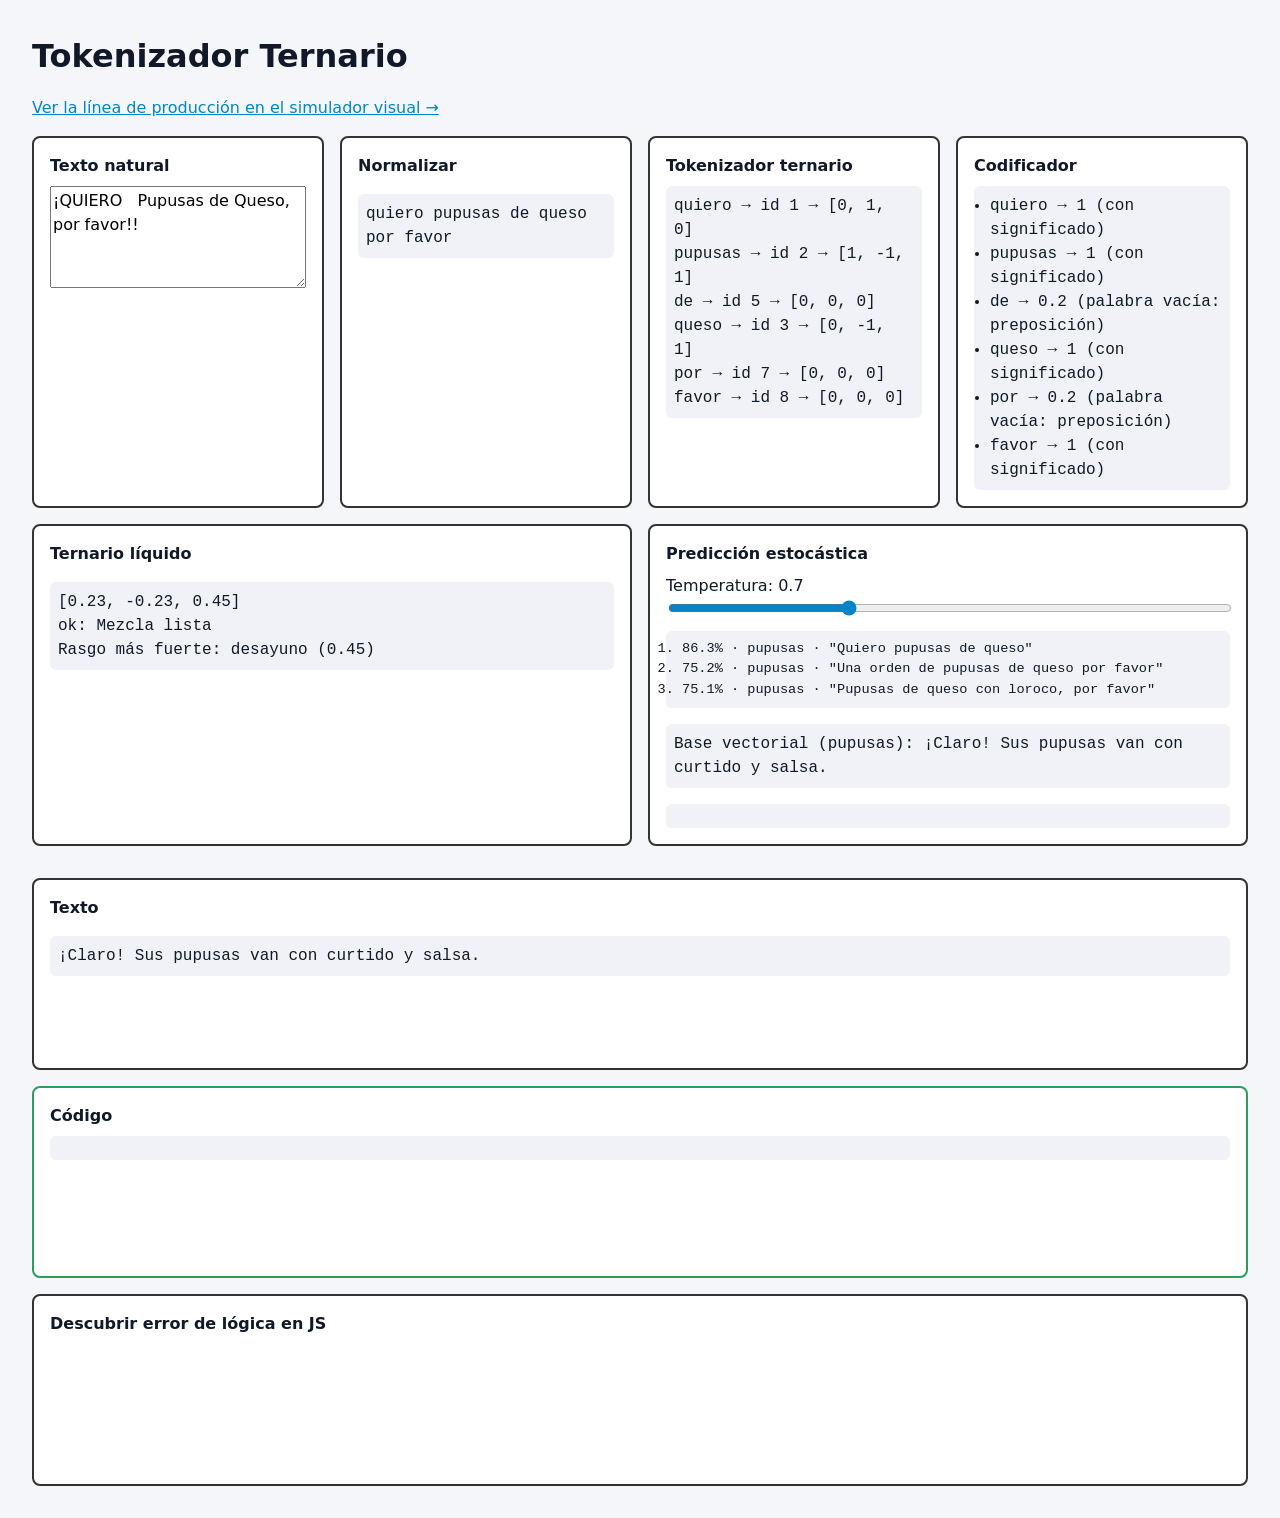
<file: index.html>
<!DOCTYPE html>
<html lang="es">
<head>
  <meta charset="UTF-8">
  <meta name="viewport" content="width=device-width, initial-scale=1.0">
  <title>Tokenizador Ternario</title>
  <link rel="stylesheet" href="css/estilos.css">
</head>
<body class="board-page" data-theme="light">
  <h1 class="board-page__title">Tokenizador Ternario</h1>
  <p><a class="board-page__link" href="simulador.html">Ver la línea de producción en el simulador visual →</a></p>

  <main class="pipeline">
    <div class="pipeline__station" id="texto-natural">
      <h2 class="pipeline__title">Texto natural</h2>
      <textarea class="pipeline__input" id="entrada" rows="4" placeholder="Escribe una frase...">¡QUIERO   Pupusas de Queso, por favor!!</textarea>
    </div>
    <div class="pipeline__station" id="normalizar">
      <h2 class="pipeline__title">Normalizar</h2>
      <p class="output"></p>
    </div>
    <div class="pipeline__station" id="tokenizador">
      <h2 class="pipeline__title">Tokenizador ternario</h2>
      <ul class="output output--list output--plain"></ul>
    </div>
    <div class="pipeline__station" id="codificador">
      <h2 class="pipeline__title">Codificador</h2>
      <ul class="output output--list"></ul>
    </div>
    <div class="pipeline__station" id="ternario-liquido">
      <h2 class="pipeline__title">Ternario líquido</h2>
      <p class="output"></p>
    </div>
    <div class="pipeline__station" id="prediccion">
      <h2 class="pipeline__title">Predicción estocástica</h2>
      <label class="pipeline__control">Temperatura: <output id="valor-temperatura">0.7</output>
        <input class="pipeline__input" id="temperatura" type="range" min="0.1" max="2" step="0.1" value="0.7">
      </label>
      <ol class="output output--list output--search"></ol>
      <p class="output output--generated"></p>
      <ol class="output output--list output--steps"></ol>
    </div>
  </main>

  <section class="result-panels">
    <div class="result-panels__panel" id="salida-texto"><h2 class="result-panels__title">Texto</h2><p class="output"></p></div>
    <div class="result-panels__panel result-panels__panel--code" id="salida-codigo"><h2 class="result-panels__title">Código</h2><pre class="output output--code"><code class="output__code"></code></pre></div>
    <div class="result-panels__panel" id="errores-js"><h2 class="result-panels__title">Descubrir error de lógica en JS</h2></div>
  </section>

  <script type="module" src="js/main.js"></script>
</body>
</html>
</file>
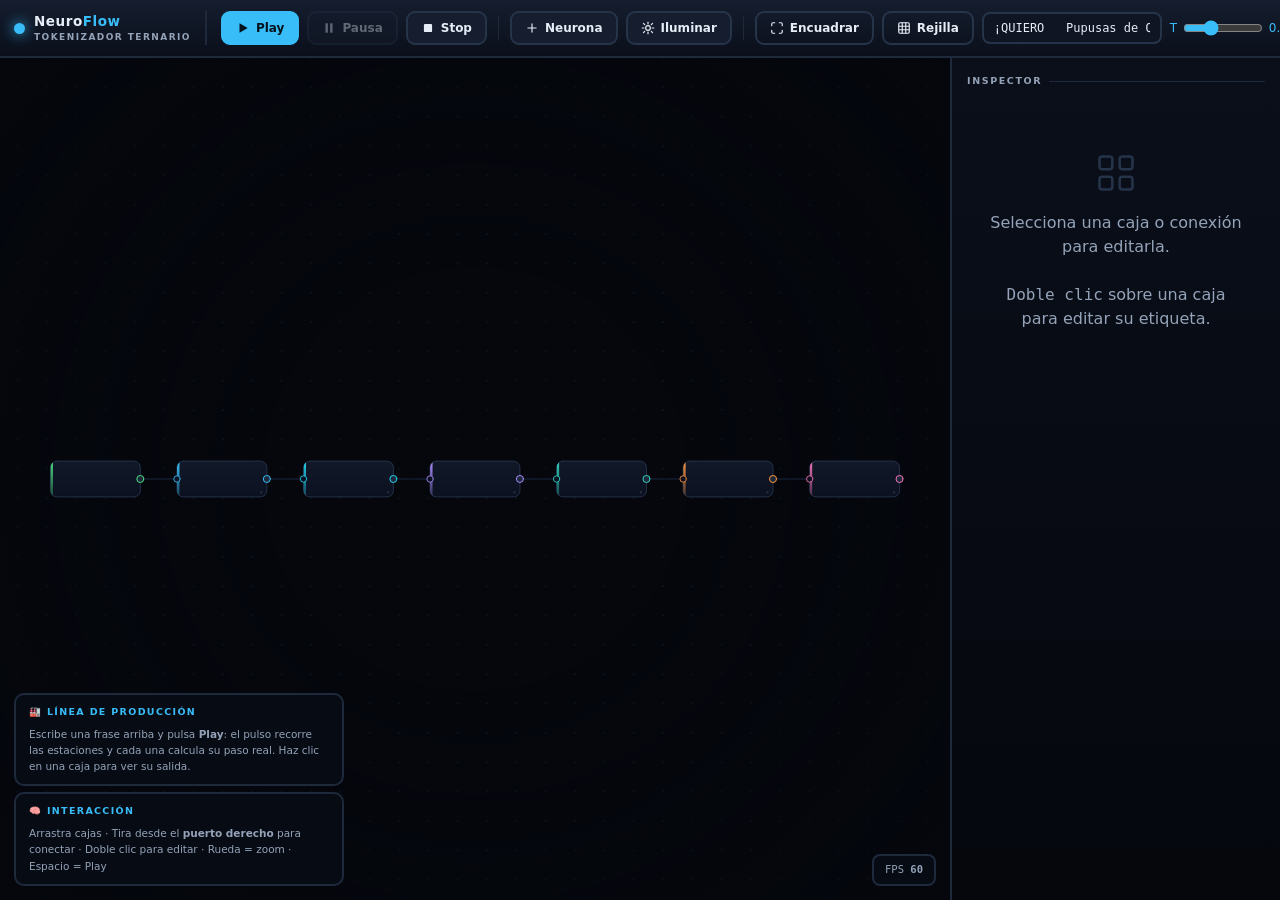
<file: simulador.html>
<!DOCTYPE html>
<html lang="es">
<head>
<meta charset="UTF-8" />
<meta name="viewport" content="width=device-width, initial-scale=1.0" />
<title>Simulador · Tokenizador Ternario</title>
<link rel="stylesheet" href="css/estilos.css" />
<link rel="stylesheet" href="css/simulador.css" />
</head>
<body class="simulator" data-theme="dark">
<div class="simulator__layout" id="app">
  <header class="simulator__toolbar">
    <div class="brand">
      <div class="brand__dot"></div>
      <div><h1 class="brand__title">Neuro<span class="brand__accent">Flow</span></h1><small class="brand__subtitle">Tokenizador ternario</small></div>
    </div>
    <button class="control-button control-button--primary" id="btn-play" title="Ejecutar simulación (Espacio)"><svg viewBox="0 0 24 24"><polygon points="6,4 20,12 6,20" fill="currentColor" stroke="none"/></svg>Play</button>
    <button class="control-button" id="btn-pause" title="Pausar" disabled><svg viewBox="0 0 24 24"><rect x="6" y="4" width="4" height="16" fill="currentColor" stroke="none"/><rect x="14" y="4" width="4" height="16" fill="currentColor" stroke="none"/></svg>Pausa</button>
    <button class="control-button" id="btn-stop" title="Detener"><svg viewBox="0 0 24 24"><rect x="5" y="5" width="14" height="14" rx="2" fill="currentColor" stroke="none"/></svg>Stop</button>
    <div class="simulator__separator"></div>
    <button class="control-button" id="btn-add" title="Añadir neurona"><svg viewBox="0 0 24 24"><line x1="12" y1="5" x2="12" y2="19"/><line x1="5" y1="12" x2="19" y2="12"/></svg>Neurona</button>
    <button class="control-button" id="btn-illuminate" title="Iluminar todas las cajas conectadas"><svg viewBox="0 0 24 24"><path d="M12 2v3M12 19v3M4.2 4.2l2.1 2.1M17.7 17.7l2.1 2.1M2 12h3M19 12h3M4.2 19.8l2.1-2.1M17.7 6.3l2.1-2.1"/><circle cx="12" cy="12" r="4"/></svg>Iluminar</button>
    <div class="simulator__separator"></div>
    <button class="control-button control-button--ghost" id="btn-fit" title="Encuadrar todo"><svg viewBox="0 0 24 24"><path d="M3 8V5a2 2 0 0 1 2-2h3M16 3h3a2 2 0 0 1 2 2v3M21 16v3a2 2 0 0 1-2 2h-3M8 21H5a2 2 0 0 1-2-2v-3"/></svg>Encuadrar</button>
    <button class="control-button control-button--ghost" id="btn-grid" title="Alternar rejilla"><svg viewBox="0 0 24 24"><rect x="3" y="3" width="18" height="18" rx="2"/><path d="M3 9h18M3 15h18M9 3v18M15 3v18"/></svg>Rejilla</button>
    <input class="simulator__input" id="entrada-sim" type="text" value="¡QUIERO   Pupusas de Queso y de frijol!" title="Texto de entrada" />
    <label class="simulator__link" title="Temperatura de la predicción">T <input id="temp-sim" type="range" min="0.1" max="2" step="0.1" value="0.7" /> <output id="temp-sim-valor">0.7</output></label>
    <a class="simulator__link" href="index.html">← Tablero</a>
    <div class="simulator__spacer"></div>
    <div class="stats__chip"><span class="stats__led" id="led-sim"></span>SIM <b id="stat-state">IDLE</b></div><div class="stats__chip">N <b id="stat-nodes">0</b></div><div class="stats__chip">E <b id="stat-edges">0</b></div><div class="stats__chip">⚡ <b id="stat-pulses">0</b></div>
  </header>
  <main class="simulator__stage">
    <canvas class="simulator__canvas" id="stage"></canvas>
    <div class="hud"><div class="hud__card"><h4 class="hud__title">🏭 Línea de producción</h4>Escribe una frase arriba y pulsa <b>Play</b>: el pulso recorre las estaciones y cada una calcula su paso real. Haz clic en una caja para ver su salida.</div><div class="hud__card"><h4 class="hud__title">🧠 Interacción</h4>Arrastra cajas · Tira desde el <b>puerto derecho</b> para conectar · Doble clic para editar · Rueda = zoom · Espacio = Play</div></div>
    <div class="simulator__fps">FPS <b id="stat-fps">60</b></div>
  </main>
  <aside class="inspector" id="inspector"></aside>
</div>
<div class="toast-stack" id="toasts"></div>
<script type="module" src="js/simulador.js"></script>
</body>
</html>
</file>
<file: css/estilos.css>
/* Tokens compartidos, reset y bloques del tablero claro. */

:root {
  --gray-0: #fff;
  --gray-50: #f5f6fa;
  --gray-100: #f0f2f7;
  --gray-700: #333;
  --gray-900: #111827;
  --blue-500: #38bdf8;
  --blue-700: #0284c7;
  --green-500: #2e9d5b;
  --red-500: #f87171;
  --color-bg: var(--gray-50);
  --color-surface: var(--gray-0);
  --color-surface-muted: var(--gray-100);
  --color-text: var(--gray-900);
  --color-text-muted: #64748b;
  --color-primary: var(--blue-700);
  --color-border: var(--gray-700);
  --color-success: var(--green-500);
  --color-danger: var(--red-500);
  --font-family-base: system-ui, sans-serif;
  --font-family-mono: ui-monospace, monospace;
  --font-size-sm: 0.85rem;
  --font-size-md: 1rem;
  --font-size-lg: 1.25rem;
  --font-weight-regular: 400;
  --font-weight-bold: 700;
  --line-height-base: 1.5;
  --space-xs: 0.5rem;
  --space-sm: 1rem;
  --space-md: 2rem;
  --space-lg: 3rem;
  --border-width: 2px;
  --border: var(--border-width) solid var(--color-border);
  --radius-sm: 0.375rem;
  --radius-md: 0.5rem;
  --shadow-focus: 0 0 0 0.2rem rgb(56 189 248 / 35%);
  --transition-fast: 150ms;
  --ease-standard: ease;
}

[data-theme="dark"] {
  --color-bg: #05070d;
  --color-surface: #0a0f1a;
  --color-surface-muted: #0f1523;
  --color-text: #e6edf7;
  --color-text-muted: #94a3b8;
  --color-primary: var(--blue-500);
  --color-border: #1e293b;
  --color-panel: #0a0f1a;
  --color-panel-raised: #151d2e;
  --color-border-strong: #26344a;
  --color-accent: #38bdf8;
  --color-accent-alt: #22d3ee;
  --color-success-bright: #4ade80;
  --color-warning: #fbbf24;
  --color-danger-soft: #fca5a5;
  --shadow-panel: 0 1.8rem 5rem -1.2rem rgb(0 0 0 / 85%);
  --color-on-accent: #04121e;
  --color-overlay: rgb(8 13 22 / 82%);
  --color-overlay-strong: rgb(10 15 26 / 95%);
  --color-danger-bg: rgb(239 68 68 / 9%);
  --color-danger-border: rgb(239 68 68 / 32%);
  --color-danger-hover: rgb(239 68 68 / 20%);
  --color-stats-bg: rgb(15 21 35 / 80%);
}

@media (prefers-color-scheme: dark) {
  :root {
    --color-bg: #05070d;
    --color-surface: #0a0f1a;
    --color-surface-muted: #0f1523;
    --color-text: #e6edf7;
    --color-text-muted: #94a3b8;
    --color-primary: var(--blue-500);
    --color-border: #1e293b;
  }
}

*,
*::before,
*::after {
  box-sizing: border-box;
}

html,
body {
  min-height: 100%;
  margin: 0;
}

body {
  background: var(--color-bg);
  color: var(--color-text);
  font-family: var(--font-family-base);
  line-height: var(--line-height-base);
}

button,
input,
select,
textarea {
  font: inherit;
}

button,
a,
input,
select,
textarea {
  accent-color: var(--color-primary);
}

:where(button, a, input, select, textarea):focus-visible {
  outline: 0.2rem solid var(--color-primary);
  outline-offset: 0.2rem;
  box-shadow: var(--shadow-focus);
}

img,
svg,
video {
  display: block;
  max-width: 100%;
}

.board-page {
  padding: var(--space-md);
}

.board-page__title {
  margin-block: 0 var(--space-xs);
}

.board-page__link {
  color: var(--color-primary);
}

.pipeline {
  display: flex;
  flex-wrap: wrap;
  gap: var(--space-sm);
}

.pipeline__station,
.result-panels__panel {
  flex: 1 1 15rem;
  min-height: 12rem;
  padding: var(--space-sm);
  background: var(--color-surface);
  border: var(--border);
  border-radius: var(--radius-md);
}

.pipeline__title,
.result-panels__title {
  margin: 0 0 var(--space-xs);
  font-size: var(--font-size-md);
}

.pipeline__control {
  display: block;
  margin-block-end: var(--space-xs);
}

.pipeline__input {
  width: 100%;
}

.output {
  min-height: 1.5rem;
  padding: var(--space-xs);
  overflow-wrap: anywhere;
  background: var(--color-surface-muted);
  border-radius: var(--radius-sm);
  font-family: var(--font-family-mono);
}

.output--list {
  margin: 0;
  padding-inline-start: var(--space-sm);
}

.output--plain {
  padding-inline-start: var(--space-xs);
  list-style: none;
}

.output--search,
.output--steps {
  margin-block-start: var(--space-xs);
  font-size: var(--font-size-sm);
}

.output--search {
  margin-block-end: var(--space-xs);
}

.output--code {
  margin: 0;
  white-space: pre-wrap;
}

.result-panels {
  display: grid;
  gap: var(--space-sm);
  margin-block-start: var(--space-md);
}

.result-panels__panel--code {
  border-color: var(--color-success);
}

.sr-only {
  position: absolute;
  width: 0.1rem;
  height: 0.1rem;
  padding: 0;
  overflow: hidden;
  clip: rect(0, 0, 0, 0);
  white-space: nowrap;
  border: 0;
}

@media (prefers-reduced-motion: reduce) {
  *,
  *::before,
  *::after {
    scroll-behavior: auto;
    transition-duration: 0.01ms;
    animation-duration: 0.01ms;
    animation-iteration-count: 1;
  }
}
</file>
<file: css/simulador.css>
/* Bloques del simulador visual; los tokens viven en estilos.css. */

/* Base de 10 px solo en esta página: los rem de este archivo equivalen a px / 10. */
html {
  font-size: 62.5%;
}

.simulator {
  overflow: hidden;
  font-size: 1.6rem;
}

.simulator__toolbar {
  position: relative;
  z-index: 20;
  display: flex;
  grid-column: 1 / -1;
  align-items: center;
  gap: 0.8rem;
  overflow-x: auto;
  padding-inline: 1.4rem;
  background: linear-gradient(180deg, var(--color-panel-raised), var(--color-panel));
  border-block-end: var(--border-width) solid var(--color-border);
  scrollbar-width: none;
}

.simulator__toolbar::-webkit-scrollbar {
  display: none;
}

.brand {
  display: flex;
  flex-shrink: 0;
  align-items: center;
  gap: 0.9rem;
  margin-inline-end: 0.6rem;
  padding-inline-end: 1.4rem;
  border-inline-end: var(--border-width) solid var(--color-border);
}

.brand__dot {
  width: 1.1rem;
  height: 1.1rem;
  border-radius: 50%;
  background: var(--color-accent);
  box-shadow: 0 0 1.4rem var(--color-accent);
  animation: brand-pulse 2.6s ease-in-out infinite;
}

.brand__title {
  margin: 0;
  font-size: 1.35rem;
  font-weight: var(--font-weight-bold);
  letter-spacing: 0.04em;
  white-space: nowrap;
}

.brand__accent {
  color: var(--color-accent);
}

.brand__subtitle {
  display: block;
  color: var(--color-text-muted);
  font-size: 0.9rem;
  font-weight: 600;
  letter-spacing: 0.16em;
  text-transform: uppercase;
}

.control-button {
  display: inline-flex;
  flex-shrink: 0;
  align-items: center;
  gap: 0.6rem;
  min-height: 3.4rem;
  padding-inline: 1.3rem;
  color: var(--color-text);
  background: var(--color-panel-raised);
  border: var(--border-width) solid var(--color-border-strong);
  border-radius: 0.9rem;
  font-size: 1.2rem;
  font-weight: 600;
  cursor: pointer;
  transition: background-color var(--transition-fast) var(--ease-standard), border-color var(--transition-fast) var(--ease-standard), transform var(--transition-fast) var(--ease-standard);
  white-space: nowrap;
}

.control-button:hover {
  background: var(--color-panel);
  border-color: var(--color-accent);
}

.control-button:active {
  transform: translateY(0.1rem);
}

.control-button:disabled {
  opacity: 0.38;
  cursor: not-allowed;
  transform: none;
}

.control-button svg {
  width: 1.4rem;
  height: 1.4rem;
  fill: none;
  stroke: currentColor;
  stroke-width: 2;
  stroke-linecap: round;
  stroke-linejoin: round;
}

.control-button--primary {
  color: var(--color-on-accent);
  background: var(--color-accent);
  border-color: var(--color-accent);
}

.control-button--primary:hover {
  background: var(--color-accent-alt);
}

.control-button--primary.is-running {
  background: var(--color-success-bright);
  border-color: var(--color-success-bright);
  animation: run-glow 1.1s ease-in-out infinite;
}

.control-button--ghost {
  background: transparent;
}

.simulator__separator {
  width: 0.1rem;
  height: 2.4rem;
  flex-shrink: 0;
  margin-inline: 0.3rem;
  background: var(--color-border);
}

.simulator__spacer {
  flex: 1;
  min-width: 0.6rem;
}

.simulator__input {
  flex: 1;
  min-width: 18rem;
  max-width: 42rem;
  min-height: 3.2rem;
  padding-inline: 1rem;
  color: var(--color-text);
  background: var(--color-surface-muted);
  border: var(--border-width) solid var(--color-border-strong);
  border-radius: 0.8rem;
  font-family: var(--font-family-mono);
  font-size: 1.2rem;
}

.simulator__link {
  color: var(--color-accent);
  font-size: 1.2rem;
  text-decoration: none;
  white-space: nowrap;
}

.simulator__link input[type="range"] {
  width: 8rem;
  vertical-align: middle;
}

.simulator__link:hover {
  text-decoration: underline;
}

.stats__chip {
  display: flex;
  flex-shrink: 0;
  align-items: center;
  gap: 0.7rem;
  min-height: 3rem;
  padding-inline: 1.1rem;
  color: var(--color-text-muted);
  background: var(--color-stats-bg);
  border: var(--border-width) solid var(--color-border);
  border-radius: 0.8rem;
  font-family: var(--font-family-mono);
  font-size: 1.05rem;
  white-space: nowrap;
}

.stats__led {
  width: 0.7rem;
  height: 0.7rem;
  border-radius: 50%;
  background: var(--color-border-strong);
  transition: background-color var(--transition-fast) var(--ease-standard), box-shadow var(--transition-fast) var(--ease-standard);
}

.stats__led.is-on {
  background: var(--color-success-bright);
  box-shadow: 0 0 0.9rem var(--color-success-bright);
}

.simulator__stage {
  position: relative;
  overflow: hidden;
  background: var(--color-bg);
}

.simulator__canvas {
  display: block;
  width: 100%;
  height: 100%;
  cursor: grab;
  touch-action: none;
}

.simulator__canvas.is-grabbing {
  cursor: grabbing;
}

.simulator__canvas.is-connecting {
  cursor: crosshair;
}

.hud {
  position: absolute;
  inset-block-end: 1.4rem;
  inset-inline-start: 1.4rem;
  display: flex;
  flex-direction: column;
  gap: 0.6rem;
  max-width: 33rem;
  pointer-events: none;
}

.hud__card {
  padding: 1rem 1.3rem;
  color: var(--color-text-muted);
  background: var(--color-overlay);
  border: var(--border-width) solid var(--color-border);
  border-radius: 1rem;
  font-size: 1.05rem;
  line-height: 1.55;
  pointer-events: auto;
}

.hud__title {
  margin: 0 0 0.6rem;
  color: var(--color-accent);
  font-size: 0.95rem;
  letter-spacing: 0.14em;
  text-transform: uppercase;
}

.simulator__fps {
  position: absolute;
  inset-block-end: 1.4rem;
  inset-inline-end: 1.4rem;
  padding: 0.6rem 1.1rem;
  color: var(--color-text-muted);
  background: var(--color-overlay);
  border: var(--border-width) solid var(--color-border);
  border-radius: 0.8rem;
  font-family: var(--font-family-mono);
  font-size: 1.05rem;
  pointer-events: none;
}

.inspector {
  overflow: auto;
  padding: 1.6rem 1.5rem 4rem;
  color: var(--color-text);
  background: linear-gradient(180deg, var(--color-panel), var(--color-bg));
  border-inline-start: var(--border-width) solid var(--color-border);
  scrollbar-color: var(--color-border-strong) transparent;
}

.panel-title {
  display: flex;
  align-items: center;
  gap: 0.7rem;
  margin: 0 0 1.1rem;
  color: var(--color-text-muted);
  font-size: 0.95rem;
  font-weight: 700;
  letter-spacing: 0.17em;
  text-transform: uppercase;
}

.panel-title::after {
  height: 0.1rem;
  flex: 1;
  content: "";
  background: var(--color-border);
}

.field {
  margin-block-end: 1.3rem;
}

.field__label {
  display: block;
  margin-block-end: 0.5rem;
  color: var(--color-text-muted);
  font-size: 1rem;
  font-weight: 600;
  letter-spacing: 0.05em;
  text-transform: uppercase;
}

.field__control {
  width: 100%;
  min-height: 3.4rem;
  padding-inline: 1rem;
  color: var(--color-text);
  background: var(--color-surface-muted);
  border: var(--border-width) solid var(--color-border);
  border-radius: 0.8rem;
  font-size: 1.25rem;
  transition: border-color var(--transition-fast) var(--ease-standard), box-shadow var(--transition-fast) var(--ease-standard);
}

.field__control:focus-visible {
  border-color: var(--color-accent);
}

.field__range {
  width: 100%;
  cursor: pointer;
}

.empty-state {
  padding: 5.2rem 1.6rem;
  color: var(--color-text-muted);
  text-align: center;
}

.empty-state svg {
  width: 4.4rem;
  height: 4.4rem;
  margin: 0 auto 1.4rem;
  fill: none;
  stroke: var(--color-border-strong);
  stroke-width: 1.4;
}

.danger-button {
  width: 100%;
  min-height: 3.4rem;
  margin-block-start: 0.6rem;
  color: var(--color-danger-soft);
  background: var(--color-danger-bg);
  border: var(--border-width) solid var(--color-danger-border);
  border-radius: 0.8rem;
  font-size: 1.2rem;
  font-weight: 600;
  cursor: pointer;
  transition: background-color var(--transition-fast) var(--ease-standard);
}

.danger-button:hover {
  background: var(--color-danger-hover);
}

.badge-list {
  display: flex;
  flex-wrap: wrap;
  gap: 0.6rem;
  margin-block-end: 1.3rem;
}

.badge {
  padding: 0.3rem 0.8rem;
  color: var(--color-text-muted);
  background: var(--color-surface-muted);
  border: var(--border-width) solid var(--color-border-strong);
  border-radius: 0.6rem;
  font-family: var(--font-family-mono);
  font-size: 0.95rem;
}

.badge--ok {
  color: var(--color-success-bright);
}

.station-output {
  max-height: 22rem;
  margin: 0;
  padding: 0.8rem;
  overflow: auto;
  color: var(--color-text);
  background: var(--color-surface-muted);
  border: var(--border-width) solid var(--color-border-strong);
  border-radius: 0.8rem;
  font-family: var(--font-family-mono);
  font-size: 1.1rem;
  white-space: pre-wrap;
}

.station-output.is-pending {
  color: var(--color-warning);
}

.station-output.is-error {
  color: var(--color-danger-soft);
}

.toast-stack {
  position: fixed;
  inset-block-end: 2.2rem;
  inset-inline-start: 50%;
  z-index: 100;
  display: flex;
  flex-direction: column;
  align-items: center;
  gap: 0.8rem;
  transform: translateX(-50%);
  pointer-events: none;
}

.toast {
  padding: 0.9rem 1.6rem;
  color: var(--color-text);
  background: var(--color-overlay-strong);
  border: var(--border-width) solid var(--color-border-strong);
  border-inline-start: 0.3rem solid var(--color-accent);
  border-radius: 0.9rem;
  box-shadow: var(--shadow-panel);
  font-size: 1.2rem;
  animation: toast-in 0.26s ease forwards;
}

.toast--warn {
  border-inline-start-color: var(--color-warning);
}

.toast--ok {
  border-inline-start-color: var(--color-success-bright);
}

.toast.is-out {
  animation: toast-out 0.22s ease forwards;
}

@keyframes brand-pulse { 0%, 100% { opacity: 1; transform: scale(1); } 50% { opacity: 0.6; transform: scale(0.82); } }
@keyframes run-glow { 0%, 100% { filter: brightness(1); } 50% { filter: brightness(1.25); } }
@keyframes toast-in { from { opacity: 0; transform: translateY(1.4rem) scale(0.94); } to { opacity: 1; transform: none; } }
@keyframes toast-out { to { opacity: 0; transform: translateY(-0.8rem) scale(0.96); } }

.simulator__layout {
  display: grid;
  grid-template-columns: minmax(0, 1fr) 33rem;
  grid-template-rows: 5.8rem minmax(0, 1fr);
  width: 100vw;
  height: 100dvh;
}

@media (max-width: 56.25rem) {
  .simulator__layout {
    grid-template-columns: 1fr;
    grid-template-rows: 5.8rem minmax(0, 1fr) 25rem;
  }

  .inspector {
    grid-row: 3;
    border-block-start: var(--border-width) solid var(--color-border);
    border-inline-start: 0;
  }
}

@media (prefers-reduced-motion: reduce) {
  .brand__dot,
  .control-button--primary.is-running,
  .toast,
  .toast.is-out {
    animation: none;
  }
}
</file>
